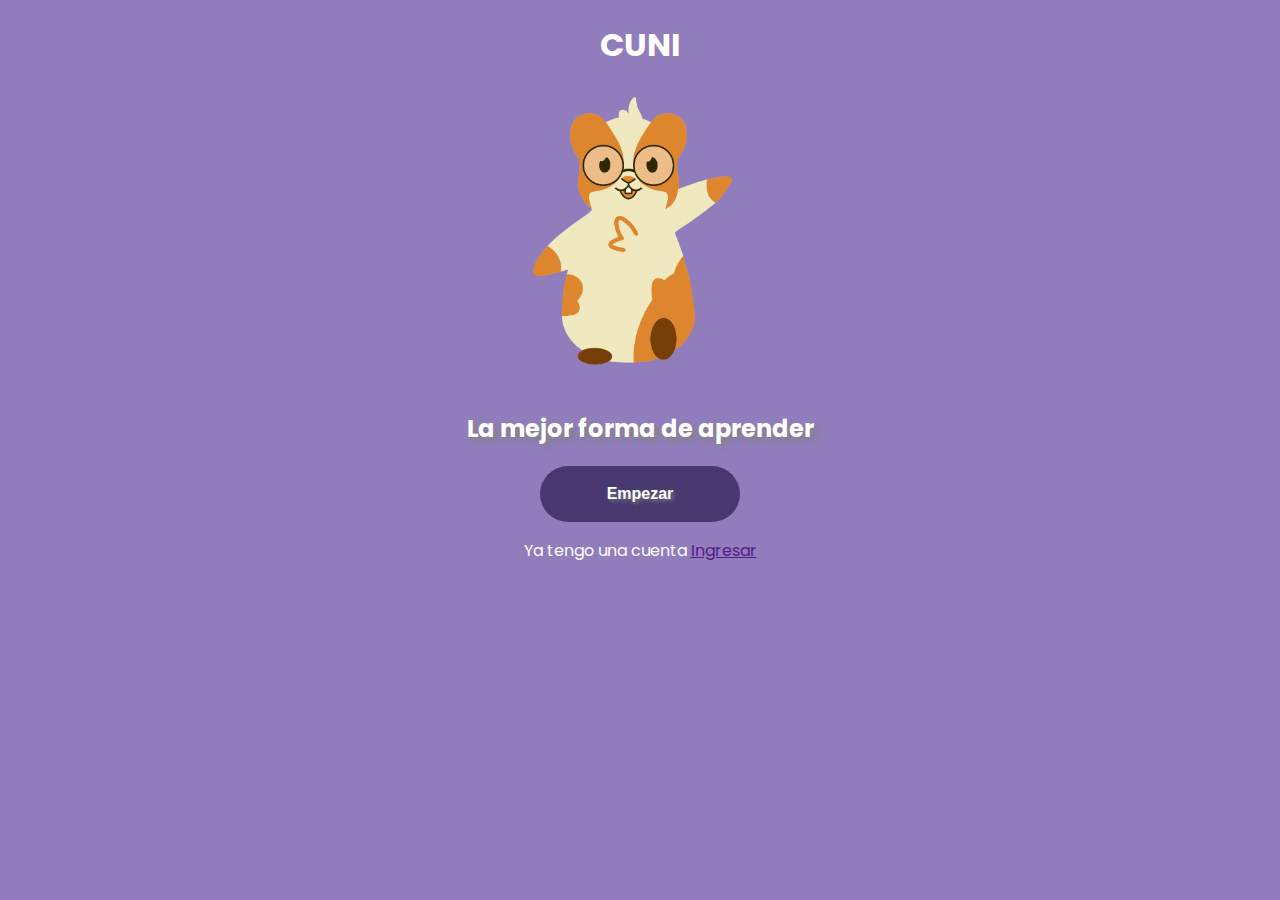
<file: index.html>
<!DOCTYPE html>
<html lang="en">
<head>
  <meta charset="UTF-8">
  <meta name="viewport" content="width=device-width, initial-scale=1.0">
  <title>Document</title>
  <link rel="stylesheet" href="./styles/styles.css">

</head>
<body id="body">
  <!-- un contenedor -->
  <main id="main">
    <h1>CUNI</h1>
    <img src="./src/CUNI.png" alt="imagen_de_cuni" id="cuni">
    <h2>La mejor forma de aprender</h2>
    <a href="./src/login.html">
      <button id="btn">Empezar</button>
    </a>
    <p>Ya tengo una cuenta <a href="">Ingresar</a></p>
  </main>
</body>
</html>
</file>
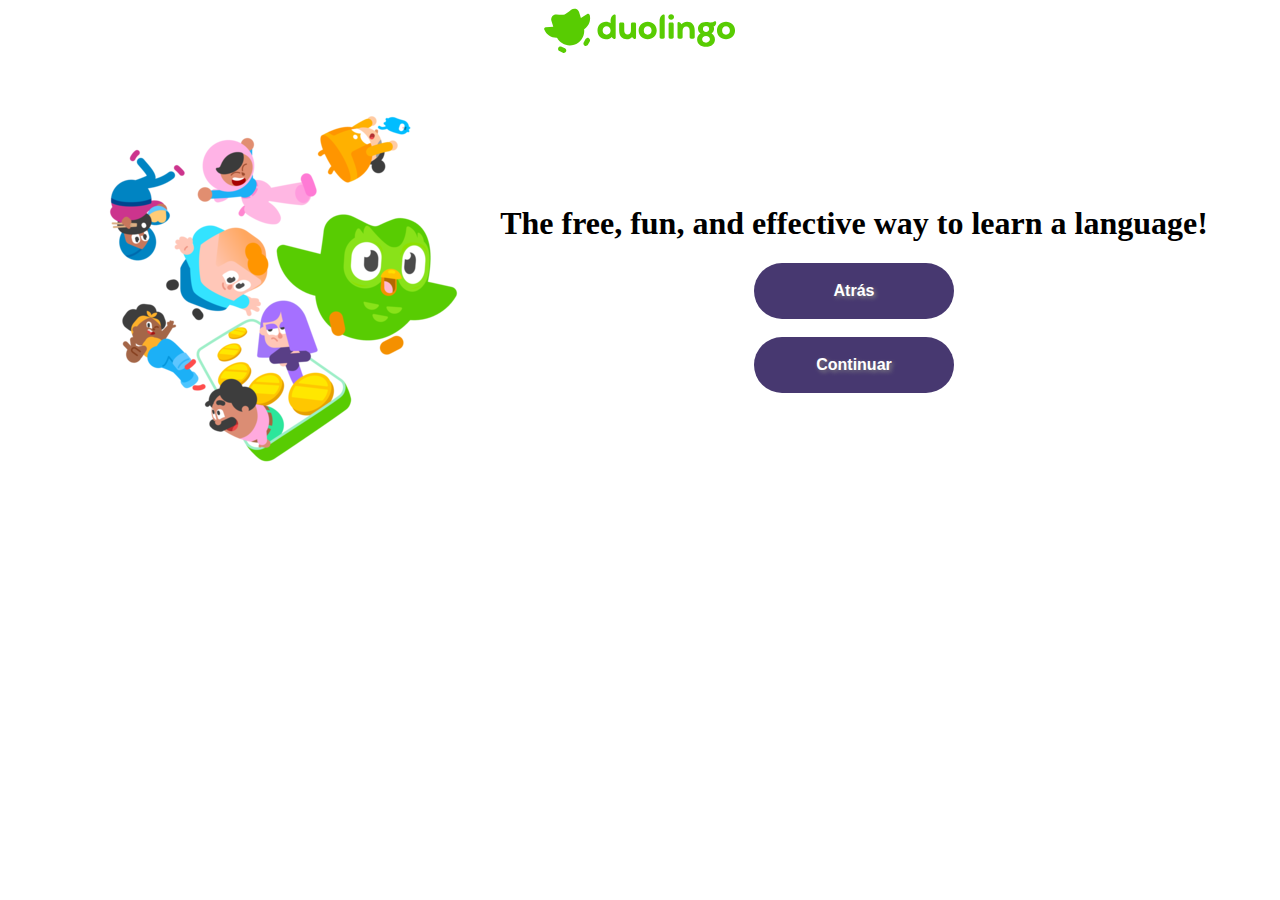
<file: src/DuoLingo.html>
<!DOCTYPE html>
<html lang="en">
<head>
  <meta charset="UTF-8">
  <meta name="viewport" content="width=device-width, initial-scale=1.0">
  <title>Document</title>
  <link rel="stylesheet" href="../styles/styles.css">
</head>

<header>
    <img src="duolingoLogo.svg" alt="logo"  width="80" height="45" style="  align-content: center" id="center">
    <br>
    <body>
        <main id="main">
            <table id="TableCenter">
                <tr align="center">
                    <td>
                        <img src="DuoLingoMain.png" alt="logo"  style="  align-content: center">
                    </td>
                    <td>
                        <div>
                            <h1>The free, fun, and effective way to learn a language!</h1>
                        </div>
                        <button id="btn" style="align-content: center;">Atrás</button>
                        <br>
                        <br>
                        <button id="btn">Continuar</button>
                    </td>

                </tr>
            </table>

        </main>
    </body> 
</header>

</html>
</file>
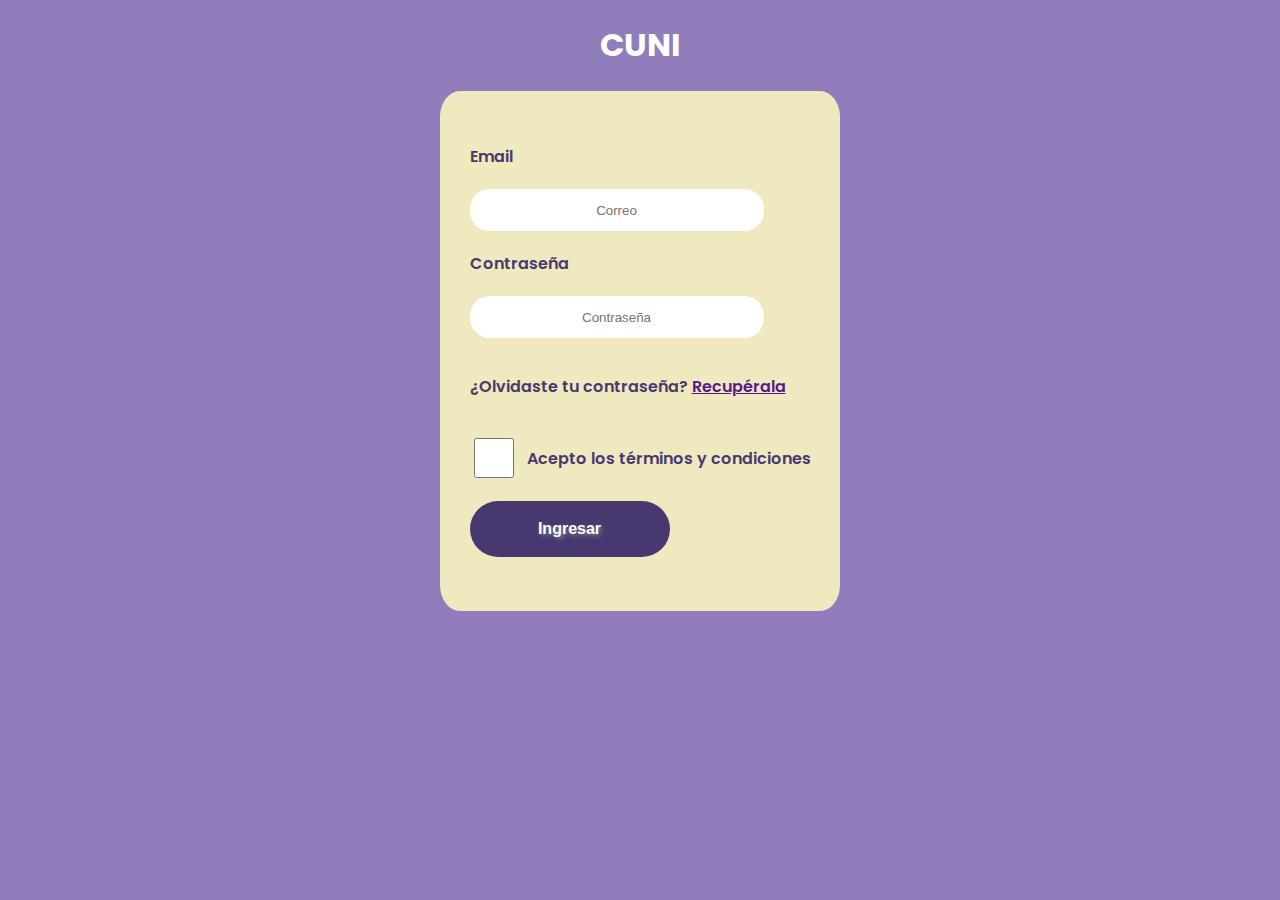
<file: src/login.html>
<!DOCTYPE html>
<html lang="en">
<head>
  <meta charset="UTF-8">
  <meta name="viewport" content="width=device-width, initial-scale=1.0">
  <title>Document</title>
  <link rel="stylesheet" href="../styles/styles.css">
</head>
<body id="body">
  <main id="main">
    <h1>CUNI</h1>
    <section id="login">
      <form action="" id="form">
        <label for="email">Email</label>
        <input type="email" name="email" id="email" placeholder="Correo">
        <label for="password">Contraseña</label>
        <input type="password" name="password" id="password" placeholder="Contraseña">
        
        <p>¿Olvidaste tu contraseña? <a href="">Recupérala</a></p>
        <!-- un check de aceptar terminos y condiciones -->
        <section id="terminos"> 
          <input type="checkbox" name="terms" id="terms">
          <label for="terms">Acepto los términos y condiciones</label>
        </section>
        <button id="btn">Ingresar</button>
      </form>
    </section>
  </main>
</body>
</html>
</file>
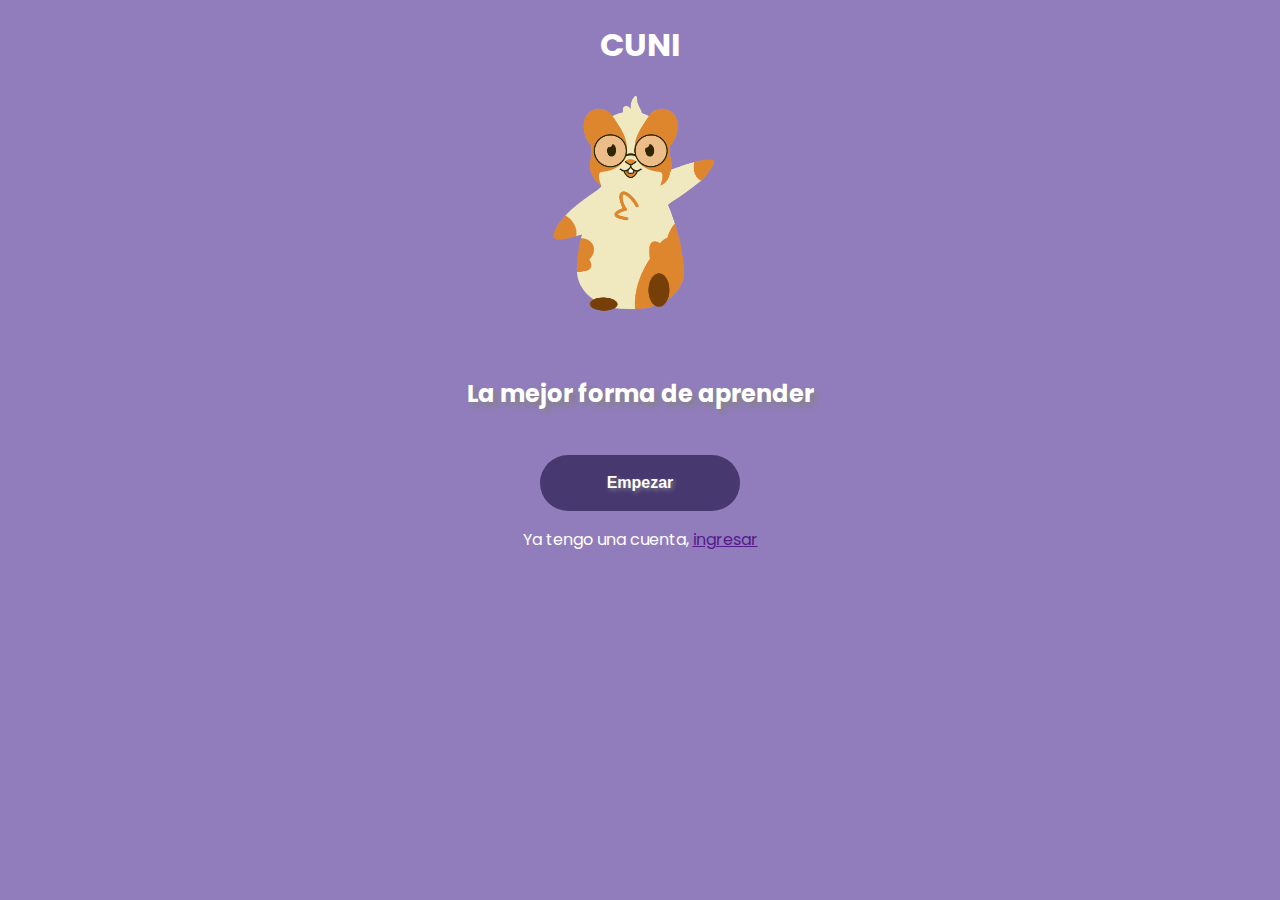
<file: src/main.html>
<!DOCTYPE html>
<html lang="en">
<head>
  <meta charset="UTF-8">
  <meta name="viewport" content="width=device-width, initial-scale=1.0">
  <title>Document</title>
  <link rel="stylesheet" href="../styles/styles.css">
</head>
<body id="body">
  <main id="main">
    <h1>CUNI</h1>
    <img src="CUNI.png" alt="cui"  width="200" height="241.6">
        <h2><p>La mejor forma de aprender</p ></h2>
        <button id="btn">Empezar</button>
        <p>Ya tengo una cuenta, <a href="">ingresar</a></p>
  </main>
</body>
</html>
</file>
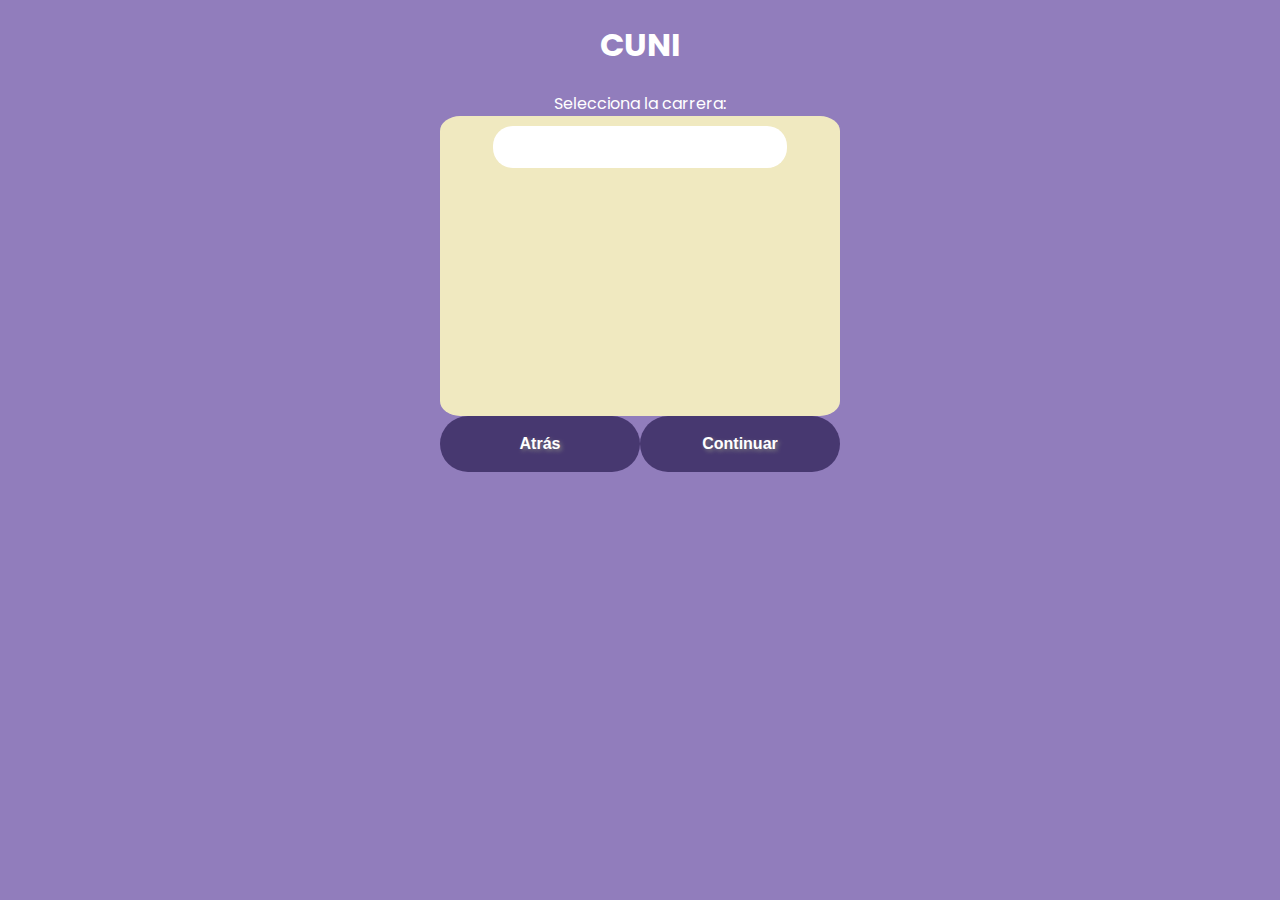
<file: src/SelectCarrera.html>
<!DOCTYPE html>
<html lang="en">
<head>
  <meta charset="UTF-8">
  <meta name="viewport" content="width=device-width, initial-scale=1.0">
  <title>Document</title>
  <link rel="stylesheet" href="../styles/styles.css">
</head>
<body id="body">
  <main id="main">
    <h1>CUNI</h1>
    <label for="Carrera">Selecciona la carrera:</label>
    <section id="select">
      <form action="" id="form">
            <input list="Carrera" name="Carrera" />
            <datalist id="Carrera">
            <option value="Ing. Sistemas">Ingeniería de Sistemas</option>
            <option value="Ing. Civil">Ingeniería Civil</option>
            <option value="Comunicaciones">Comunicaciones</option>
            <option value="Psicología">Psicología</option>
            </datalist>
        </form>
    </section>
    <div style="  justify-content: center;">
      <button id="btn"  style=" float: left;">Atrás</button>
      <button id="btn" >Continuar</button>
  </div>
  </main>
</body>
</html>
</file>
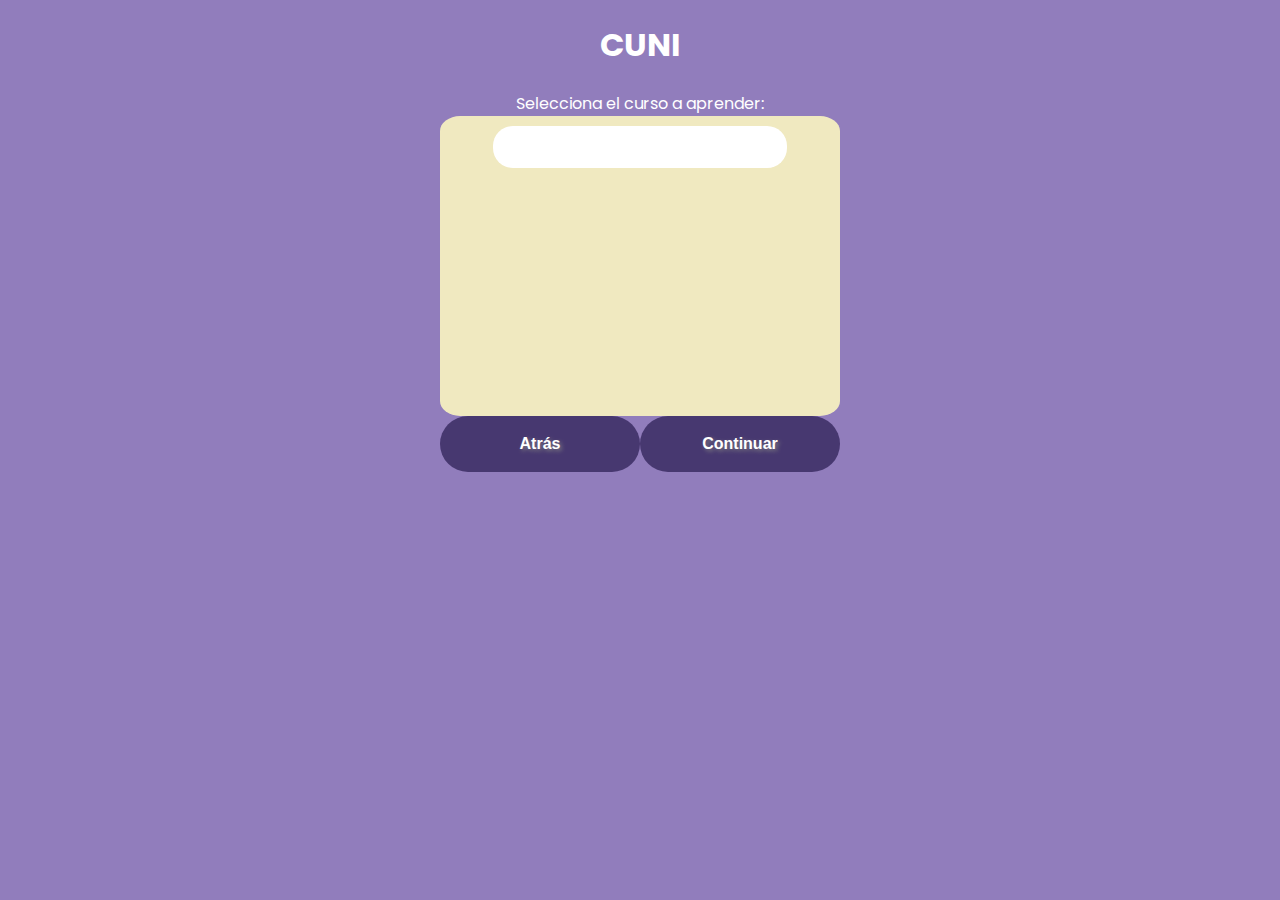
<file: src/SelectCurso.html>
<!DOCTYPE html>
<html lang="en">
<head>
  <meta charset="UTF-8">
  <meta name="viewport" content="width=device-width, initial-scale=1.0">
  <title>Document</title>
  <link rel="stylesheet" href="../styles/styles.css">
</head>
<body id="body">
  <main id="main">
    <h1>CUNI</h1>
    <label for="Curso">Selecciona el curso a aprender:</label>
    <section id="select">
      <form action="" id="form">
            <input list="Curso" name="Curso" />
            <datalist id="Curso">
            <option value="Arimética">Arimética</option>
            <option value="Álgebra">Álgebra</option>
            <option value="Geometría">Geometría</option>
            <option value="Trigonometría">Trigonometría</option>
            </datalist>
        </form>
    </section>
    <div style="  justify-content: center;">
        <button id="btn"  style=" float: left;">Atrás</button>
        <button id="btn" >Continuar</button>
    </div>
  </main>
</body>
</html>
</file>
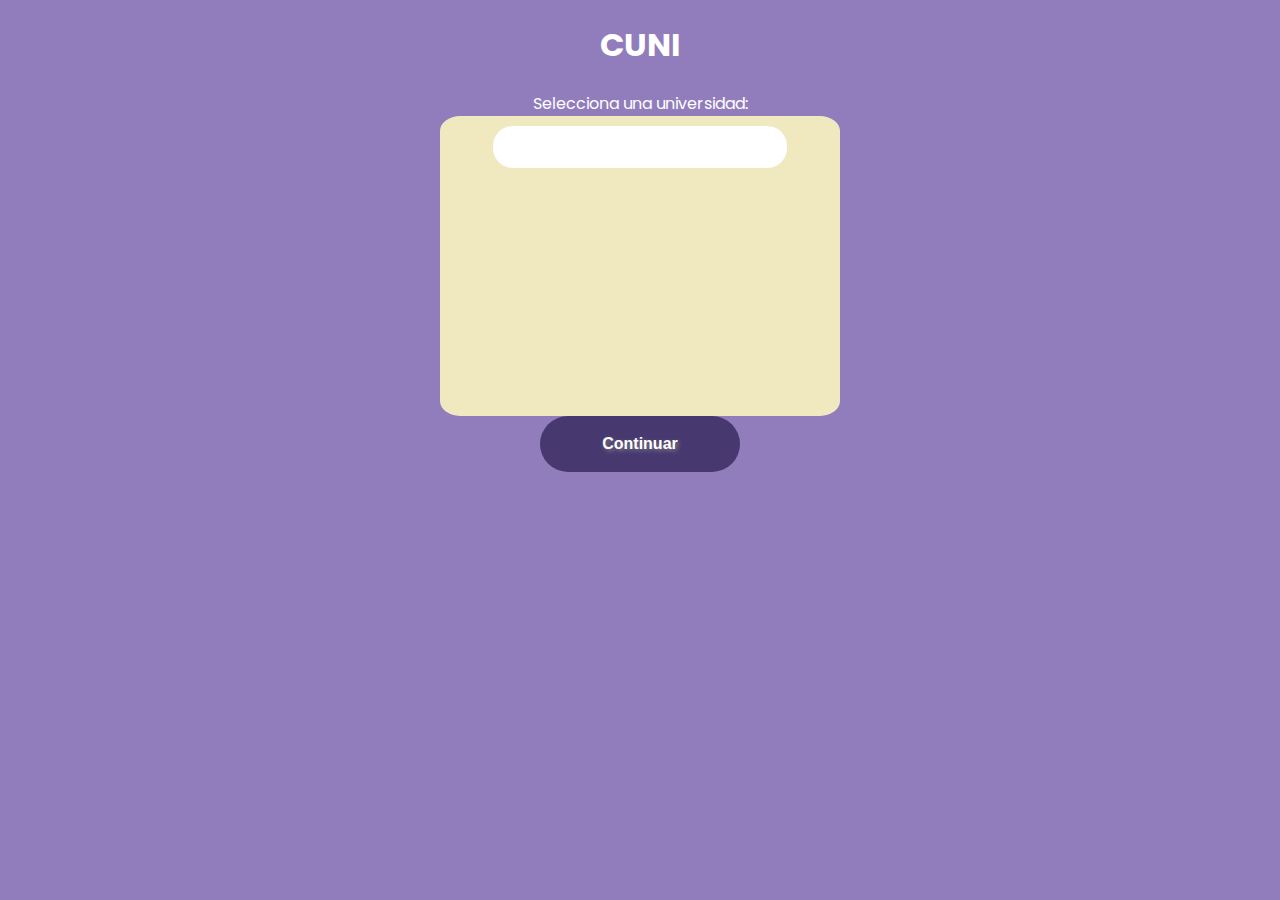
<file: src/SelectUni.html>
<!DOCTYPE html>
<html lang="en">
<head>
  <meta charset="UTF-8">
  <meta name="viewport" content="width=device-width, initial-scale=1.0">
  <title>Document</title>
  <link rel="stylesheet" href="../styles/styles.css">
</head>
<body id="body">
  <main id="main">
    <h1>CUNI</h1>
    <label for="Universidad">Selecciona una universidad:</label>
    <section id="select">
      <form action="" id="form">
            <input list="Universidad" name="Universidad" />
            <datalist id="Universidad">
            <option value="ULima">Universidad de Lima</option>
            <option value="UPC">UPC</option>
            <option value="UNMSM">Universidad Mayor de San Marcos</option>
            <option value="Agraria">Universidad Nacional Agraria</option>
            </datalist>
        </form>
    </section>
    <button id="btn">Continuar</button>
  </main>
</body>
</html>
</file>
<file: styles/styles.css>
@import url('https://fonts.googleapis.com/css2?family=Poppins:ital,wght@0,100;0,200;0,300;0,400;0,500;0,600;0,700;0,800;0,900;1,100;1,200;1,300;1,400;1,500;1,600;1,700;1,800;1,900&display=swap');
#body{
  margin: 0;
  padding: 0;
  border: 0;
  background-color: #917DBC;
  font-family: "Poppins", sans-serif;
  color: white;
}

#main {
  display: flex;
  flex-direction: column;
  align-items: center;
}
/* dale un tamaño maximo a png de 300px x 300px */
#cuni {
  max-width: 300px;
  max-height: 300px;
  /* dale sombra a la imagen */
}
h2 {
  text-align: center;
  /* añade una sombra */
  text-shadow: 4px 4px 6px #838383;
}
#btn {
  width: 200px;
  height: 56px;
  gap: 0px;
  opacity: 1; 
  border-radius: 28px; 
  background-color: #473870; 
  border: none; 
  color: white; 
  font-size: 16px; 
  cursor: pointer; 
  font-weight: bold;
  font-size: medium;
  /* dale sombra al font */
  text-shadow: 2px 2px 4px #838383;
}
#login {
  background-color: #F0E9C0 ;
  height: 520px;
  max-width: 400px;
  width: 98%;
  border-radius: 5%;
  display: flex;
  flex-direction: column;
  align-items: center;
  justify-content: center;
  margin: 0 0 0 0;
}
#select {
  background-color: #F0E9C0 ;
  height: 300px;
  max-width: 400px;
  width: 98%;
  border-radius: 5%;
  display: flex;
  flex-direction: row;
  align-items: flex-start;
  justify-content: center;
  margin: 0 0 0 0;
}
#form {
  display: flex;
  flex-direction: column;
  align-items: flex-start; /* Alinea los labels a la izquierda */
  justify-content: center;
  gap: 20px;
  color: #473870;
  font-weight: 600;
  padding: 10px;
  /* centra todo */
  align-content: center;

}

input {
  width: 290px; /* Ancho aumentado */
  height: 40px; /* Altura aumentada */
  text-align: center; /* Centra el texto dentro del input */
  /* haz redondo el input */
  border-radius: 20px;
  /* quita el borde al input */
  border: none;
  /* centralo */

}

#center {
  display: block;
  margin-left: auto;
  margin-right: auto;
  width: 50%;
}
#terms {
  width: 40px;
}
#terminos {
  display: flex;
  flex-direction: row;
  align-items: center;
  gap: 10px;
}
#TableCenter {
  margin-left: auto;
  margin-right: auto;
}
</file>
